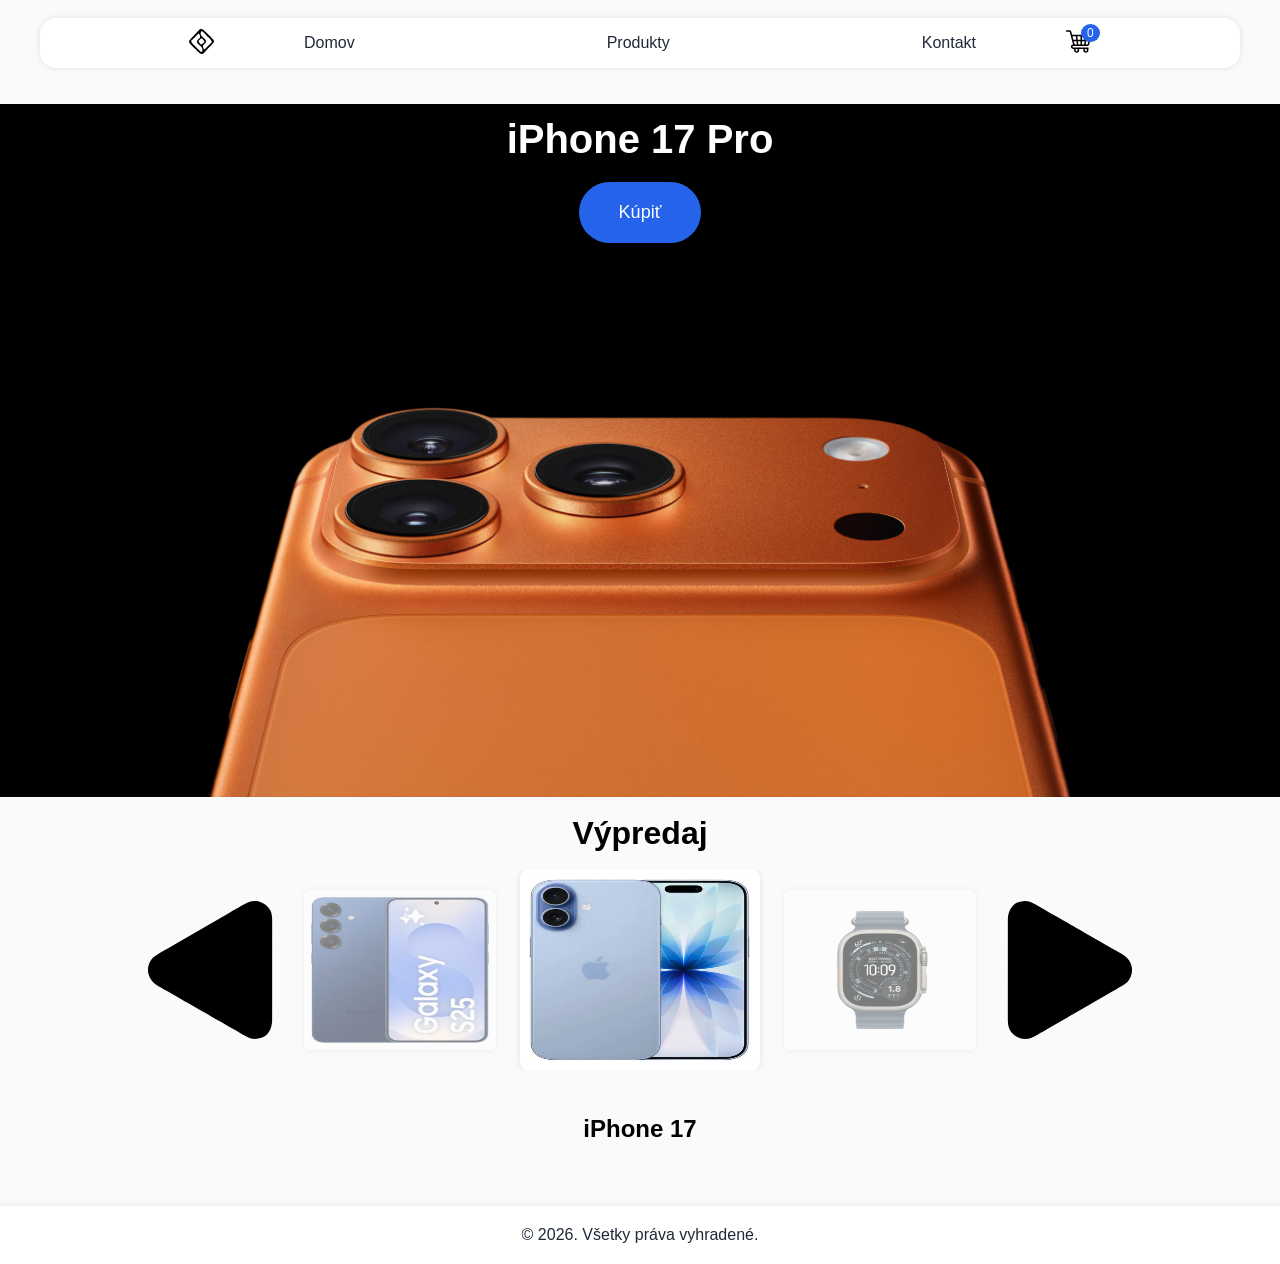
<file: index.html>
<!DOCTYPE html>
<html lang="en">
<head>
    <meta charset="UTF-8">
    <meta name="viewport" content="width=device-width, initial-scale=1.0">
    <link rel="stylesheet" href="style.css">
    <link rel="icon" href="icons8-logo-50.svg">
    <title>E-shop</title>
</head>
<body>
    <nav>
        <ul class="navList"> 
            <li>
                <img class="navLogo" src="icons8-logo-50.svg" alt="Logo">
                <div class="hamburger">
                    <div id="lineTop" class="line"></div>
                    <div id="lineMid" class="line"></div>
                    <div id="lineBot" class="line"></div>
                </div>
            </li>
            <li><img class="navLogoMobile" src="icons8-logo-50.svg" alt="Logo"></li>
            <div class="produktNav">
                <li><a href="index.html">Domov</a></li>
                <li><a href="produkty.html">Produkty</a></li>
                <li><a href="kontakt.html">Kontakt</a></li>
            </div>
            <li id="cartOpen"><img class="navCartSvg" src="shopping-cart.svg" alt="Logo"><span id="cartCount" class="cart-count">0</span></li>
        </ul>
    </nav>
    
    <div class="navPhone">
        <ul class="navListPhone">
            <li><a href="index.html">Domov</a></li>
            <li><a href="produkty.html">Produkty</a></li>
            <li><a href="kontakt.html">Kontakt</a></li>
        </ul>
    </div>
    
    <div class="novinka">
        <h1>iPhone 17 Pro</h1>
        <a class="kupButton" href="telefony.html">Kúpiť</a>
        <img id="novinkaIMG" src="land_iphone17pro_edit_removeBG.png">
    </div>

    <h1 class="h1Zlava">Výpredaj</h1>
    <div class="zlavaWhole">
        <img class="left" src="rounded_triangle.svg" onclick="plusImg(-1)">
            <div class="zlavaLand">
                <a href="telefony.html"><img class="zlavaItem" src="telefon/RI054b3-modra.webp"></a>
                <a href="hodinky.html"><img class="zlavaItem" src="hodinky/Apple_watch_ultra3.webp"></a>
                <a href="telefony.html"><img class="zlavaItem" src="telefon/SAMO0269c4.webp"></a>
            </div>
        <img class="right" src="rounded_triangle.svg" onclick="plusImg(1)">
    </div>
    <h2 id="zlavaText">Iphone</h2>
    <footer>
        <p class="copyright">© 2026. Všetky práva vyhradené.</p>
    </footer>

    <div id="cartModal" class="modal">
        <div class="modal-content">
            <h4>Váš košík</h4>
            <ul id="cartItems" class="cart-items"></ul>
            <p class="font-semibold">Spolu: <span id="cartTotal">0 €</span></p>
            <div class="cart-footer">
                <button id="cartClose" class="closeBtn">Zavrieť</button>
                <button class="objednajBtn">Objednať</button>
            </div>
        </div>
    </div>

    <script src="script_main.js"></script>
    <script src="produkty_kosik.js"></script>
</body>

</html>
</file>
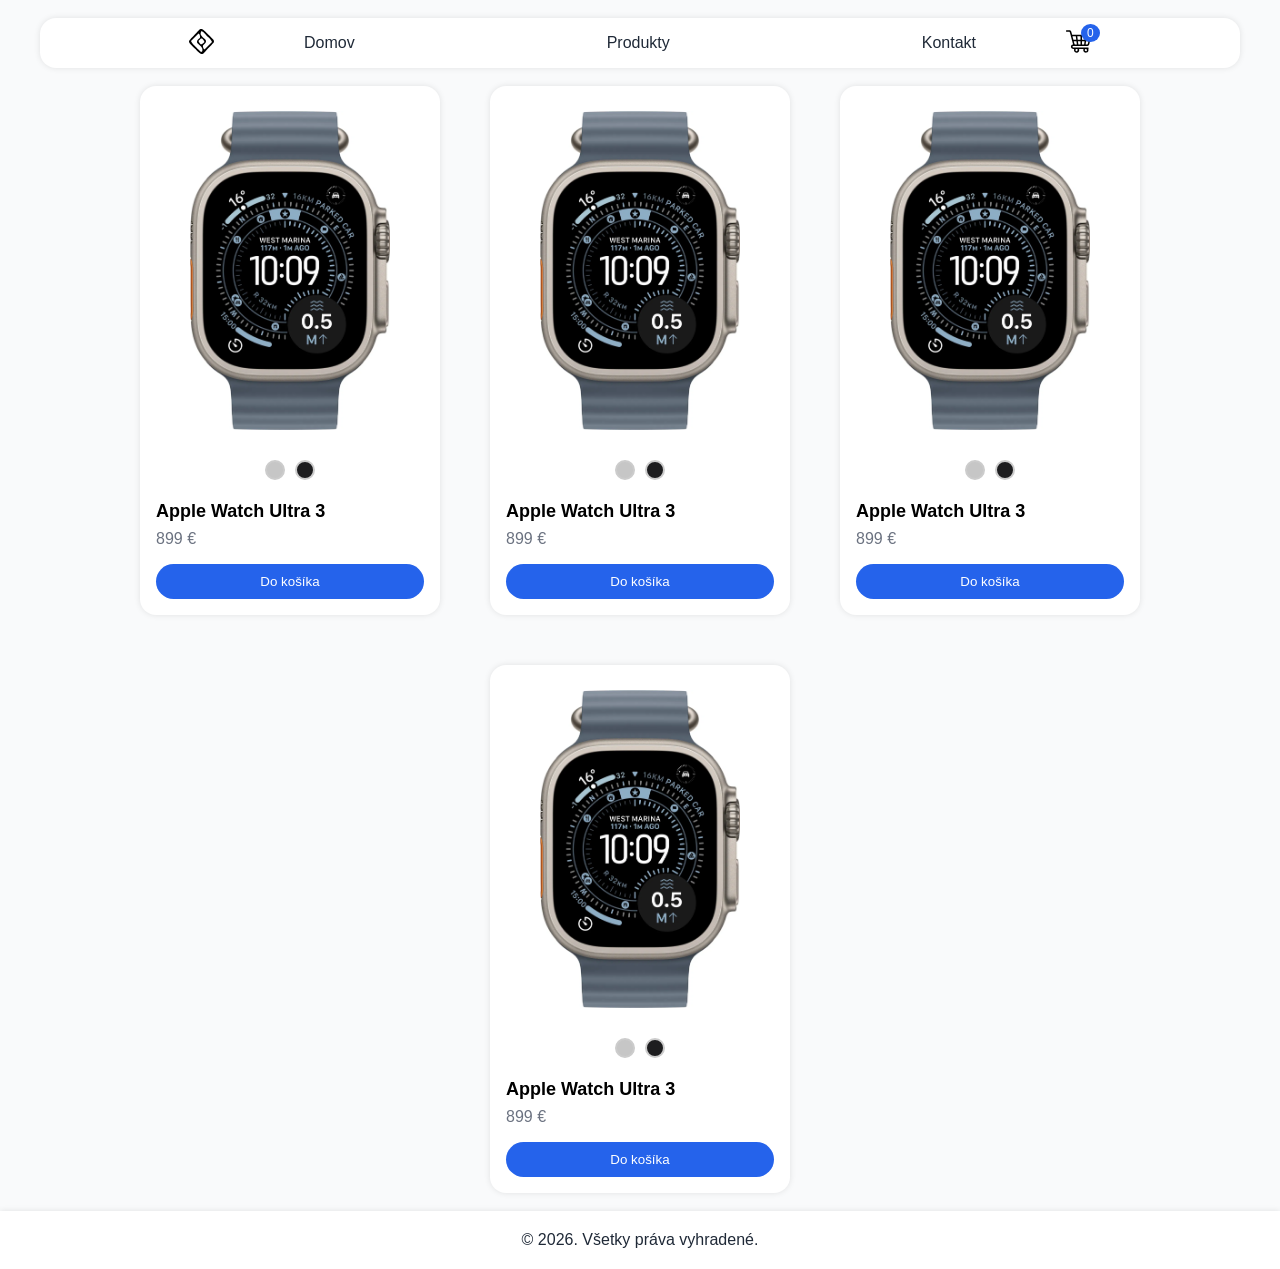
<file: hodinky.html>
<!DOCTYPE html>
<html lang="en">
<head>
    <meta charset="UTF-8">
    <meta name="viewport" content="width=device-width, initial-scale=1.0">
    <link rel="stylesheet" href="style.css">
    <link rel="icon" href="icons8-logo-50.svg">
    <title>E-shop | Smarthodinky</title>
</head>
<body>
    <nav>
        <ul class="navList"> 
            <li>
                <img class="navLogo" src="icons8-logo-50.svg" alt="Logo">
                <div class="hamburger">
                    <div id="lineTop" class="line"></div>
                    <div id="lineMid" class="line"></div>
                    <div id="lineBot" class="line"></div>
                </div>
            </li>
            <li><img class="navLogoMobile" src="icons8-logo-50.svg" alt="Logo"></li>
            <div class="produktNav">
                <li><a href="index.html">Domov</a></li>
                <li><a href="produkty.html">Produkty</a></li>
                <li><a href="kontakt.html">Kontakt</a></li>
            </div>
            <li id="cartOpen"><img class="navCartSvg" src="shopping-cart.svg" alt="Logo"><span id="cartCount" class="cart-count">0</span></li>
        </ul>
    </nav>

    <div class="navPhone">
        <ul class="navListPhone">
            <li><a href="index.html">Domov</a></li>
            <li><a href="produkty.html">Produkty</a></li>
            <li><a href="kontakt.html">Kontakt</a></li>
        </ul>
    </div>

    <div id="produktGrid" class="produktyMain">
        
    </div>

    <footer>
        <p class="copyright">© 2026. Všetky práva vyhradené.</p>
    </footer>

    <div id="cartModal" class="modal">
        <div class="modal-content">
            <h4>Váš košík</h4>
            <ul id="cartItems" class="cart-items"></ul>
            <p class="font-semibold">Spolu: <span id="cartTotal">0 €</span></p>
            <div class="cart-footer">
                <button id="cartClose" class="closeBtn">Zavrieť</button>
                <button class="objednajBtn">Objednať</button>
            </div>
        </div>
    </div>
    
    <script src="script_hodinky.js"></script>
    <script src="produkty_kosik.js"></script>
    <script>
        renderProducts(produkty.filter(p => p.category === "hodinky"));
    </script>
</body>

</html>
</file>
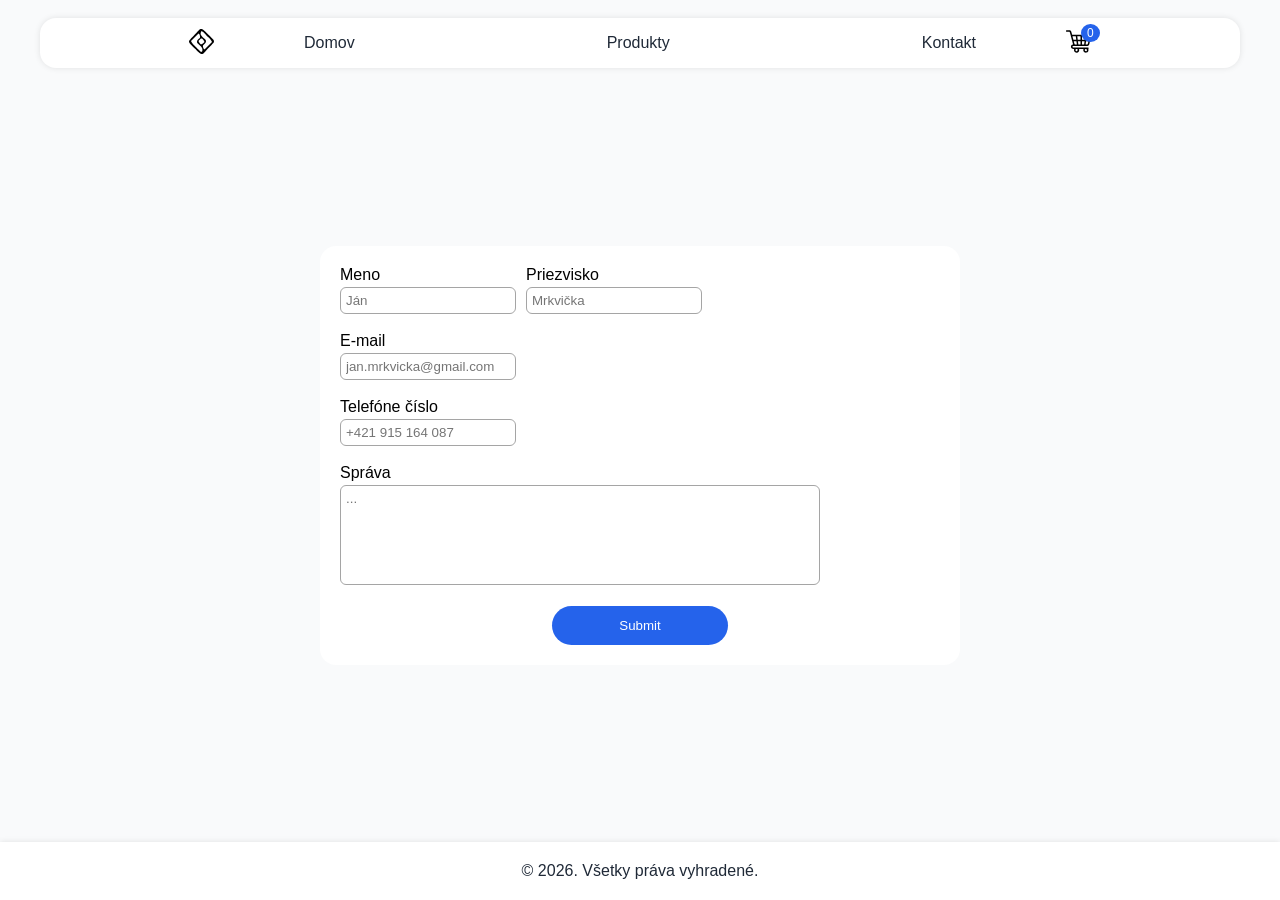
<file: kontakt.html>
<!DOCTYPE html>
<html lang="en">
<head>
    <meta charset="UTF-8">
    <meta name="viewport" content="width=device-width, initial-scale=1.0">
    <link rel="stylesheet" href="style.css">
    <link rel="icon" href="icons8-logo-50.svg">
    <title>E-shop | Kontakt</title>
</head>
<body>
    <nav>
        <ul class="navList"> 
            <li>
                <img class="navLogo" src="icons8-logo-50.svg" alt="Logo">
                <div class="hamburger">
                    <div id="lineTop" class="line"></div>
                    <div id="lineMid" class="line"></div>
                    <div id="lineBot" class="line"></div>
                </div>
            </li>
            <li><img class="navLogoMobile" src="icons8-logo-50.svg" alt="Logo"></li>
            <div class="produktNav">
                <li><a href="index.html">Domov</a></li>
                <li><a href="produkty.html">Produkty</a></li>
                <li><a href="kontakt.html">Kontakt</a></li>
            </div>
            <li id="cartOpen"><img class="navCartSvg" src="shopping-cart.svg" alt="Logo"><span id="cartCount" class="cart-count">0</span></li>
        </ul>
    </nav>

    <div class="navPhone">
        <ul class="navListPhone">
            <li><a href="index.html">Domov</a></li>
            <li><a href="produkty.html">Produkty</a></li>
            <li><a href="kontakt.html">Kontakt</a></li>
        </ul>
    </div>
<div class="formCenter">
    <form method="get" class="kontaktForm">
        <div class="meno">
            <div class="menoKrstne">
                <label for="krstne">Meno</label>
                <input type="text" placeholder="Ján">
            </div>
            <div class="menoPriezvisko">
                <label for="priezvisko">Priezvisko</label>
                <input type="text" placeholder="Mrkvička">
            </div>
        </div>
        <br>
        <label for="mail">E-mail</label>
        <input type="email" placeholder="jan.mrkvicka@gmail.com">
        <br>
        <label for="telefon">Telefóne číslo</label>
        <input type="tel" placeholder="+421 915 164 087">
        <br>
        <label for="sprava">Správa</label>
        <textarea name="spravaKontakt" id="spravaKontakt" placeholder="..."></textarea>
        <br>
        <input type="submit" id="submitKontakt">
    </form>
</div>

    <footer>
        <p class="copyright">© 2026. Všetky práva vyhradené.</p>
    </footer>

    <div id="cartModal" class="modal">
        <div class="modal-content">
            <h4>Váš košík</h4>
            <ul id="cartItems" class="cart-items"></ul>
            <p class="font-semibold">Spolu: <span id="cartTotal">0 €</span></p>
            <div class="cart-footer">
                <button id="cartClose" class="closeBtn">Zavrieť</button>
                <button class="objednajBtn">Objednať</button>
            </div>
        </div>
    </div>
    
    <script src="script_kontakt.js"></script>
    <script src="produkty_kosik.js"></script>
</body>

</html>
</file>
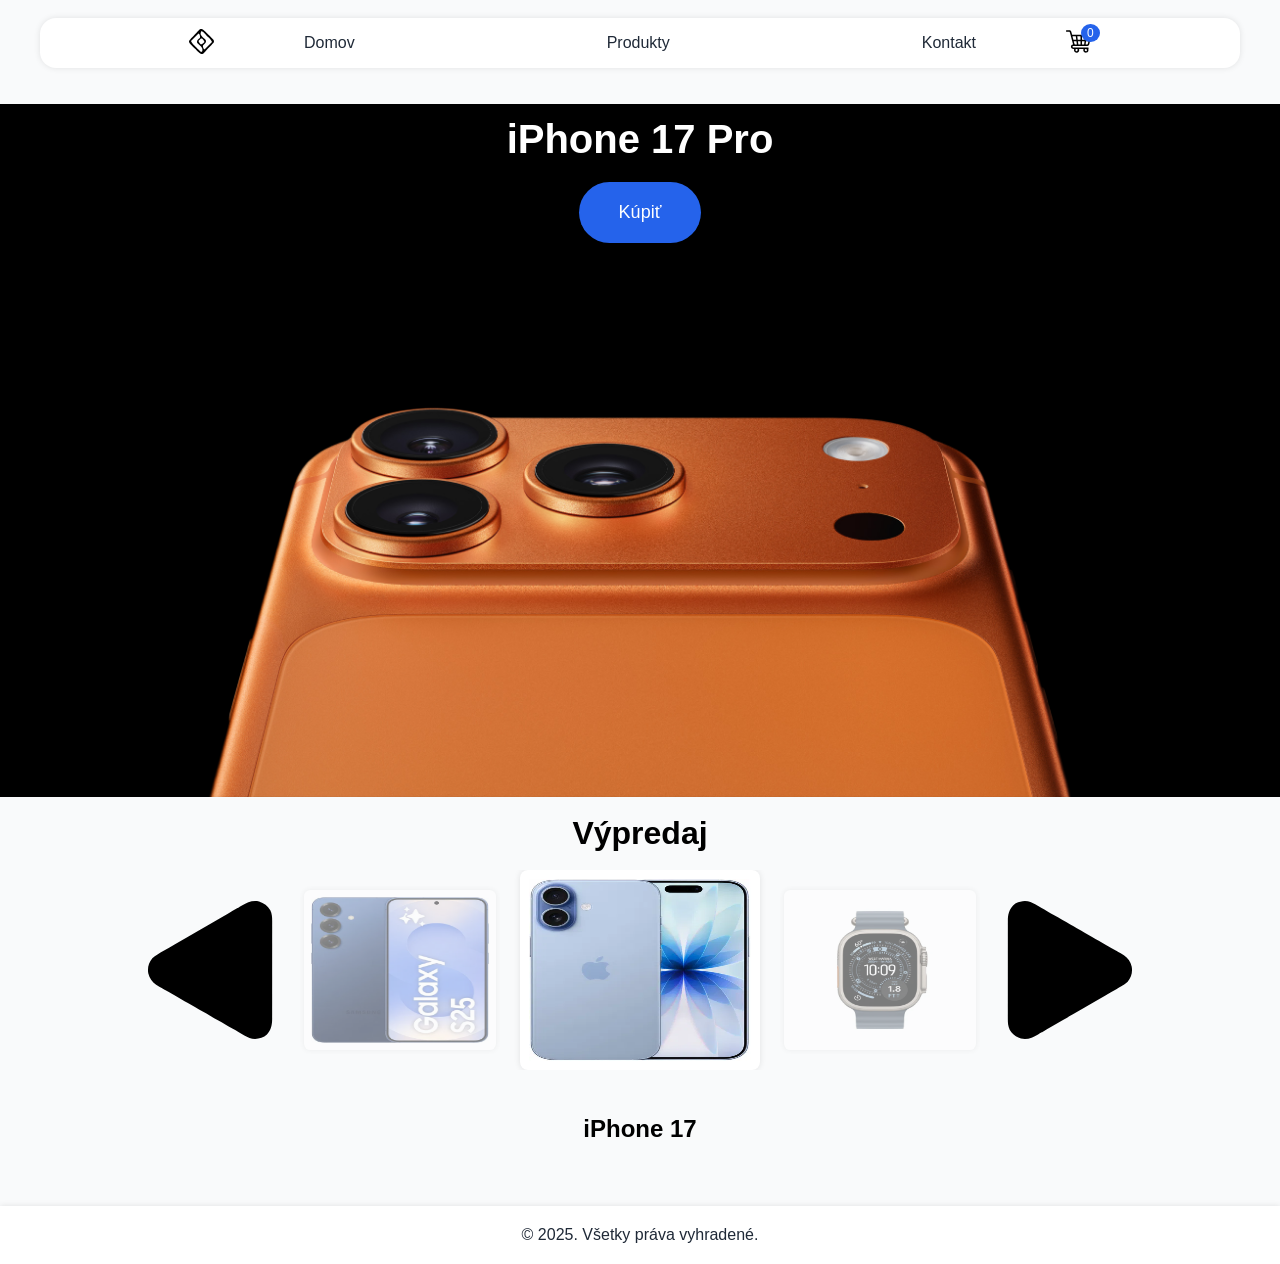
<file: main.html>
<!DOCTYPE html>
<html lang="en">
<head>
    <meta charset="UTF-8">
    <meta name="viewport" content="width=device-width, initial-scale=1.0">
    <link rel="stylesheet" href="style.css">
    <link rel="icon" href="icons8-logo-50.svg">
    <title>E-shop</title>
</head>
<body>
    <nav>
        <ul class="navList"> 
            <li>
                <img class="navLogo" src="icons8-logo-50.svg" alt="Logo">
                <div class="hamburger">
                    <div id="lineTop" class="line"></div>
                    <div id="lineMid" class="line"></div>
                    <div id="lineBot" class="line"></div>
                </div>
            </li>
            <li><img class="navLogoMobile" src="icons8-logo-50.svg" alt="Logo"></li>
            <div class="produktNav">
                <li><a href="main.html">Domov</a></li>
                <li><a href="produkty.html">Produkty</a></li>
                <li><a href="kontakt.html">Kontakt</a></li>
            </div>
            <li id="cartOpen"><img class="navCartSvg" src="shopping-cart.svg" alt="Logo"><span id="cartCount" class="cart-count">0</span></li>
        </ul>
    </nav>
    
    <div class="navPhone">
        <ul class="navListPhone">
            <li><a href="main.html">Domov</a></li>
            <li><a href="produkty.html">Produkty</a></li>
            <li><a href="kontakt.html">Kontakt</a></li>
        </ul>
    </div>
    
    <div class="novinka">
        <h1>iPhone 17 Pro</h1>
        <a class="kupButton" href="telefony.html">Kúpiť</a>
        <img id="novinkaIMG" src="land_iphone17pro_edit_removeBG.png">
    </div>

    <h1 class="h1Zlava">Výpredaj</h1>
    <div class="zlavaWhole">
        <img class="left" src="rounded_triangle.svg" onclick="plusImg(-1)">
            <div class="zlavaLand">
                <a href="telefony.html"><img class="zlavaItem" src="telefon/RI054b3-modra.webp"></a>
                <a href="hodinky.html"><img class="zlavaItem" src="hodinky/Apple_watch_ultra3.webp"></a>
                <a href="telefony.html"><img class="zlavaItem" src="telefon/SAMO0269c4.webp"></a>
            </div>
        <img class="right" src="rounded_triangle.svg" onclick="plusImg(1)">
    </div>
    <h2 id="zlavaText">Iphone</h2>
    <footer>
        <p class="copyright">© 2025. Všetky práva vyhradené.</p>
    </footer>

    <div id="cartModal" class="modal">
        <div class="modal-content">
            <h4>Váš košík</h4>
            <ul id="cartItems" class="cart-items"></ul>
            <p class="font-semibold">Spolu: <span id="cartTotal">0 €</span></p>
            <div class="cart-footer">
                <button id="cartClose" class="closeBtn">Zavrieť</button>
                <button class="objednajBtn">Objednať</button>
            </div>
        </div>
    </div>

    <script src="script_main.js"></script>
    <script src="produkty_kosik.js"></script>
</body>
</html>
</file>
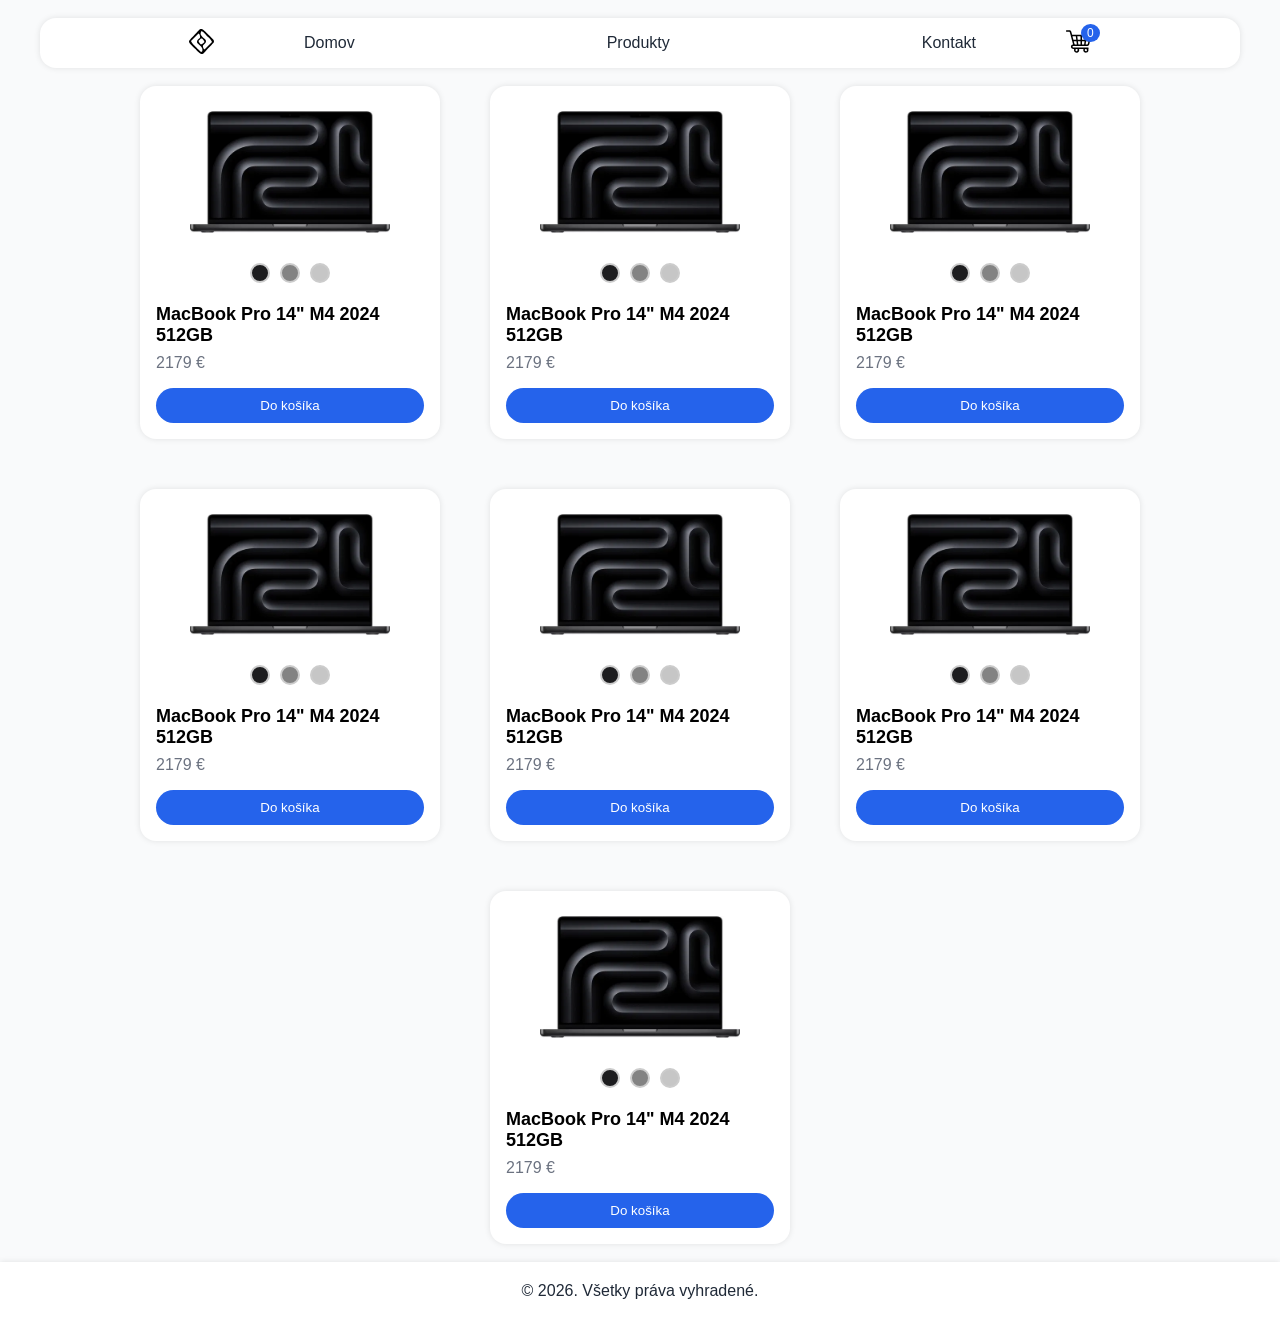
<file: notebooky.html>
<!DOCTYPE html>
<html lang="en">
<head>
    <meta charset="UTF-8">
    <meta name="viewport" content="width=device-width, initial-scale=1.0">
    <link rel="stylesheet" href="style.css">
    <link rel="icon" href="icons8-logo-50.svg">
    <title>E-shop | Notebooky</title>
</head>
<body>
    <nav>
        <ul class="navList"> 
            <li>
                <img class="navLogo" src="icons8-logo-50.svg" alt="Logo">
                <div class="hamburger">
                    <div id="lineTop" class="line"></div>
                    <div id="lineMid" class="line"></div>
                    <div id="lineBot" class="line"></div>
                </div>
            </li>
            <li><img class="navLogoMobile" src="icons8-logo-50.svg" alt="Logo"></li>
            <div class="produktNav">
                <li><a href="index.html">Domov</a></li>
                <li><a href="produkty.html">Produkty</a></li>
                <li><a href="kontakt.html">Kontakt</a></li>
            </div>
            <li id="cartOpen"><img class="navCartSvg" src="shopping-cart.svg" alt="Logo"><span id="cartCount" class="cart-count">0</span></li>
        </ul>
    </nav>

    <div class="navPhone">
        <ul class="navListPhone">
            <li><a href="index.html">Domov</a></li>
            <li><a href="produkty.html">Produkty</a></li>
            <li><a href="kontakt.html">Kontakt</a></li>
        </ul>
    </div>

    <div id="produktGrid" class="produktyMain">
        
    </div>

    <footer>
        <p class="copyright">© 2026. Všetky práva vyhradené.</p>
    </footer>

    <div id="cartModal" class="modal">
        <div class="modal-content">
            <h4>Váš košík</h4>
            <ul id="cartItems" class="cart-items"></ul>
            <p class="font-semibold">Spolu: <span id="cartTotal">0 €</span></p>
            <div class="cart-footer">
                <button id="cartClose" class="closeBtn">Zavrieť</button>
                <button class="objednajBtn">Objednať</button>
            </div>
        </div>
    </div>
    
    <script src="script_notebooky.js"></script>
    <script src="produkty_kosik.js"></script>
    <script>
        renderProducts(produkty.filter(p => p.category === "notebooky"));
    </script>
</body>

</html>
</file>
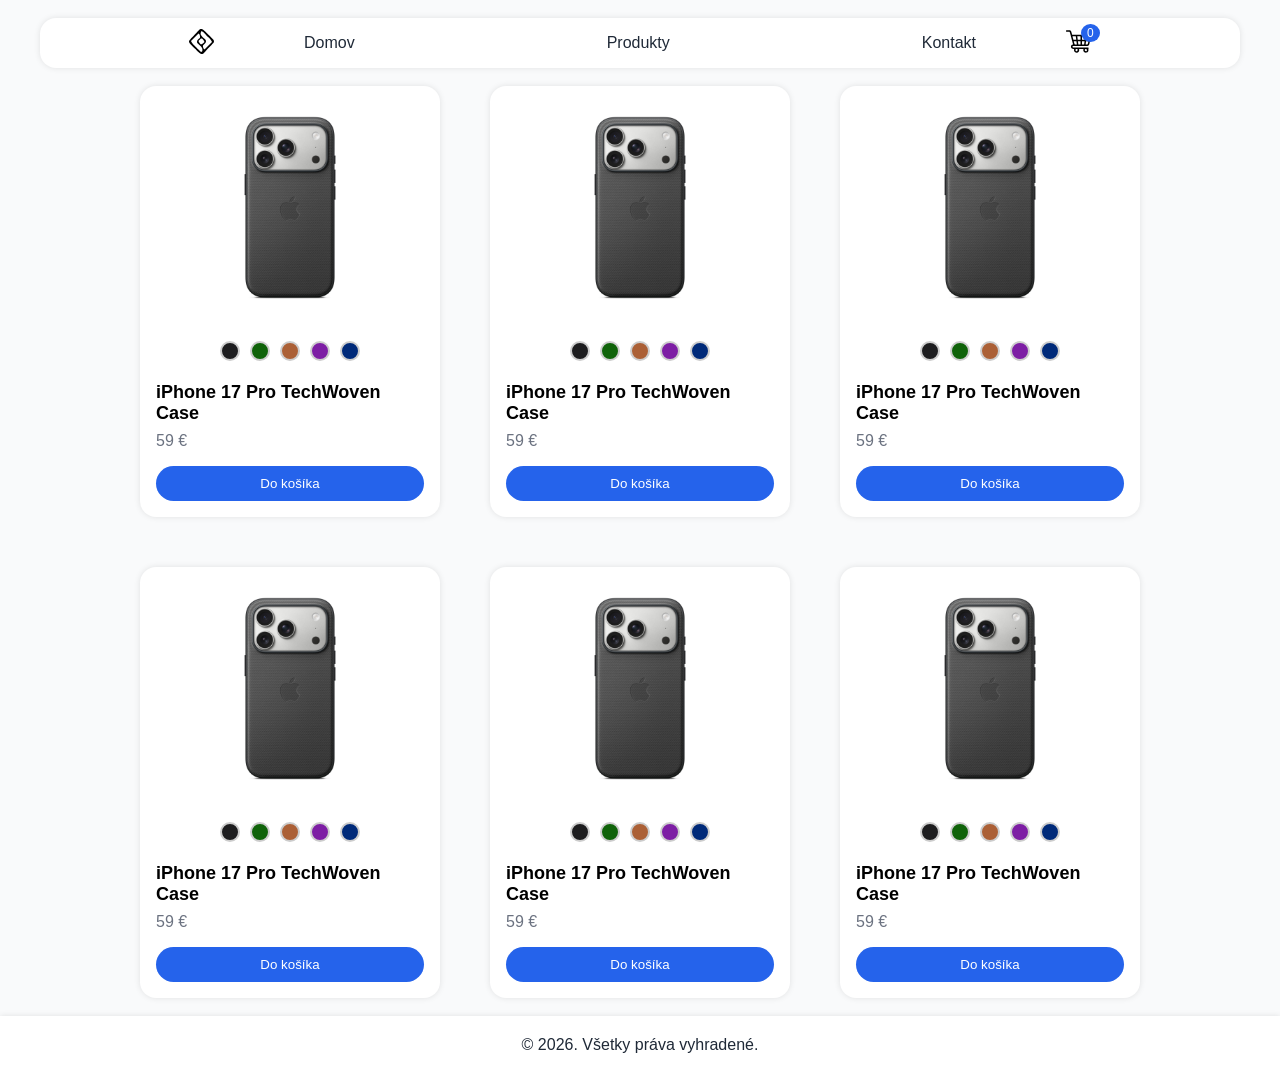
<file: prislusenstvo.html>
<!DOCTYPE html>
<html lang="en">
<head>
    <meta charset="UTF-8">
    <meta name="viewport" content="width=device-width, initial-scale=1.0">
    <link rel="stylesheet" href="style.css">
    <link rel="icon" href="icons8-logo-50.svg">
    <title>E-shop | Prislusenstvo</title>
</head>
<body>
    <nav>
        <ul class="navList"> 
            <li>
                <img class="navLogo" src="icons8-logo-50.svg" alt="Logo">
                <div class="hamburger">
                    <div id="lineTop" class="line"></div>
                    <div id="lineMid" class="line"></div>
                    <div id="lineBot" class="line"></div>
                </div>
            </li>
            <li><img class="navLogoMobile" src="icons8-logo-50.svg" alt="Logo"></li>
            <div class="produktNav">
                <li><a href="index.html">Domov</a></li>
                <li><a href="produkty.html">Produkty</a></li>
                <li><a href="kontakt.html">Kontakt</a></li>
            </div>
            <li id="cartOpen"><img class="navCartSvg" src="shopping-cart.svg" alt="Logo"><span id="cartCount" class="cart-count">0</span></li>
        </ul>
    </nav>

    <div class="navPhone">
        <ul class="navListPhone">
            <li><a href="index.html">Domov</a></li>
            <li><a href="produkty.html">Produkty</a></li>
            <li><a href="kontakt.html">Kontakt</a></li>
        </ul>
    </div>

    <div id="produktGrid" class="produktyMain">
        
    </div>

    <footer>
        <p class="copyright">© 2026. Všetky práva vyhradené.</p>
    </footer>

    <div id="cartModal" class="modal">
        <div class="modal-content">
            <h4>Váš košík</h4>
            <ul id="cartItems" class="cart-items"></ul>
            <p class="font-semibold">Spolu: <span id="cartTotal">0 €</span></p>
            <div class="cart-footer">
                <button id="cartClose" class="closeBtn">Zavrieť</button>
                <button class="objednajBtn">Objednať</button>
            </div>
        </div>
    </div>
    
    <script src="script_prislusenstvo.js"></script>
    <script src="produkty_kosik.js"></script>
    <script>
        renderProducts(produkty.filter(p => p.category === "prislusenstvo"));
    </script>
</body>

</html>
</file>
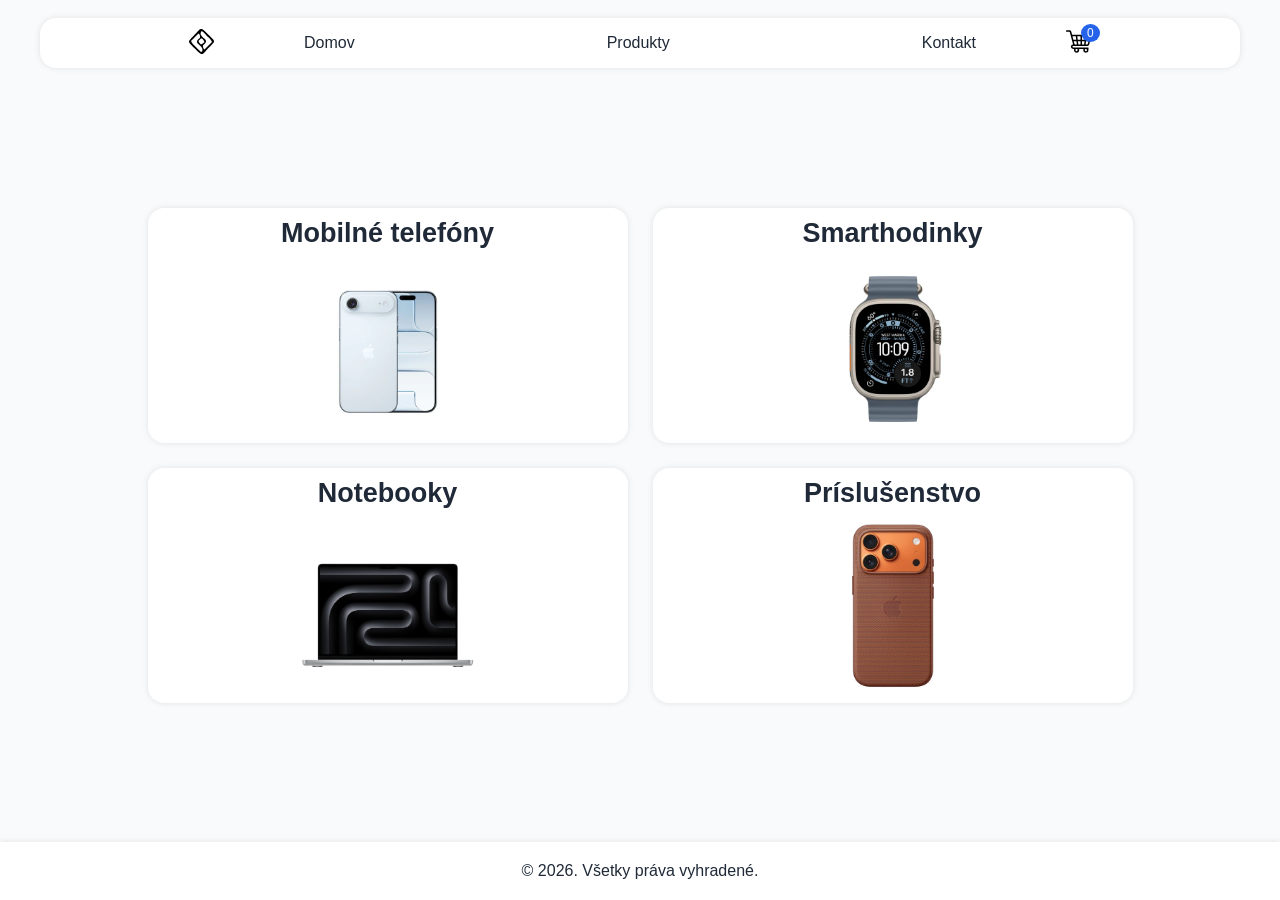
<file: produkty.html>
<!DOCTYPE html>
<html lang="en">
<head>
    <meta charset="UTF-8">
    <meta name="viewport" content="width=device-width, initial-scale=1.0">
    <link rel="stylesheet" href="style.css">
    <link rel="icon" href="icons8-logo-50.svg">
    <title>E-shop | Produkty</title>
</head>
<body>
    <nav>
        <ul class="navList"> 
            <li>
                <img class="navLogo" src="icons8-logo-50.svg" alt="Logo">
                <div class="hamburger">
                    <div id="lineTop" class="line"></div>
                    <div id="lineMid" class="line"></div>
                    <div id="lineBot" class="line"></div>
                </div>
            </li>
            <li><img class="navLogoMobile" src="icons8-logo-50.svg" alt="Logo"></li>
            <div class="produktNav">
                <li><a href="index.html">Domov</a></li>
                <li><a href="produkty.html">Produkty</a></li>
                <li><a href="kontakt.html">Kontakt</a></li>
            </div>
            <li id="cartOpen"><img class="navCartSvg" src="shopping-cart.svg" alt="Logo"><span id="cartCount" class="cart-count">0</span></li>
        </ul>
    </nav>

    <div class="navPhone">
        <ul class="navListPhone">
            <li><a href="index.html">Domov</a></li>
            <li><a href="produkty.html">Produkty</a></li>
            <li><a href="kontakt.html">Kontakt</a></li>
        </ul>
    </div>

    <div class="vyber">
        <div class="vyberSection">
            <div id="telefony" class="vyberProdukt">
                <a href="telefony.html">
                    <h1>Mobilné telefóny</h1>
                    <img src="telefon/iPhone17_Air.webp" alt="mobil">
                </a>
            </div>
            <div id="notebook" class="vyberProdukt">
                <a href="notebooky.html">
                <h1>Notebooky</h1>
                <img src="notebooky/mbp14-silver-select-202410-removebg-preview.png" alt="notebook">
                </a>
            </div>
        </div>
        <div class="vyberSection">
            <div id="hodinky" class="vyberProdukt">
                <a href="hodinky.html">
                    <h1>Smarthodinky</h1>
                    <img src="hodinky/Apple_watch_ultra3.webp" alt="hodziny">
                </a>
            </div>
            <div id="prislusenstvo" class="vyberProdukt">
                <a href="prislusenstvo.html">
                    <h1>Príslušenstvo</h1>
                    <img src="MGF64-removebg-preview.png" alt="kryt">
                </a>
            </div>
        </div>
    </div>


    <footer>
        <p class="copyright">© 2026. Všetky práva vyhradené.</p>
    </footer>

    <div id="cartModal" class="modal">
        <div class="modal-content">
            <h4>Váš košík</h4>
            <ul id="cartItems" class="cart-items"></ul>
            <p class="font-semibold">Spolu: <span id="cartTotal">0 €</span></p>
            <div class="cart-footer">
                <button id="cartClose" class="closeBtn">Zavrieť</button>
                <button class="objednajBtn">Objednať</button>
            </div>
        </div>
    </div>
    
    <script src="script_produkty.js"></script>
    <script src="produkty_kosik.js"></script>
</body>

</html>
</file>
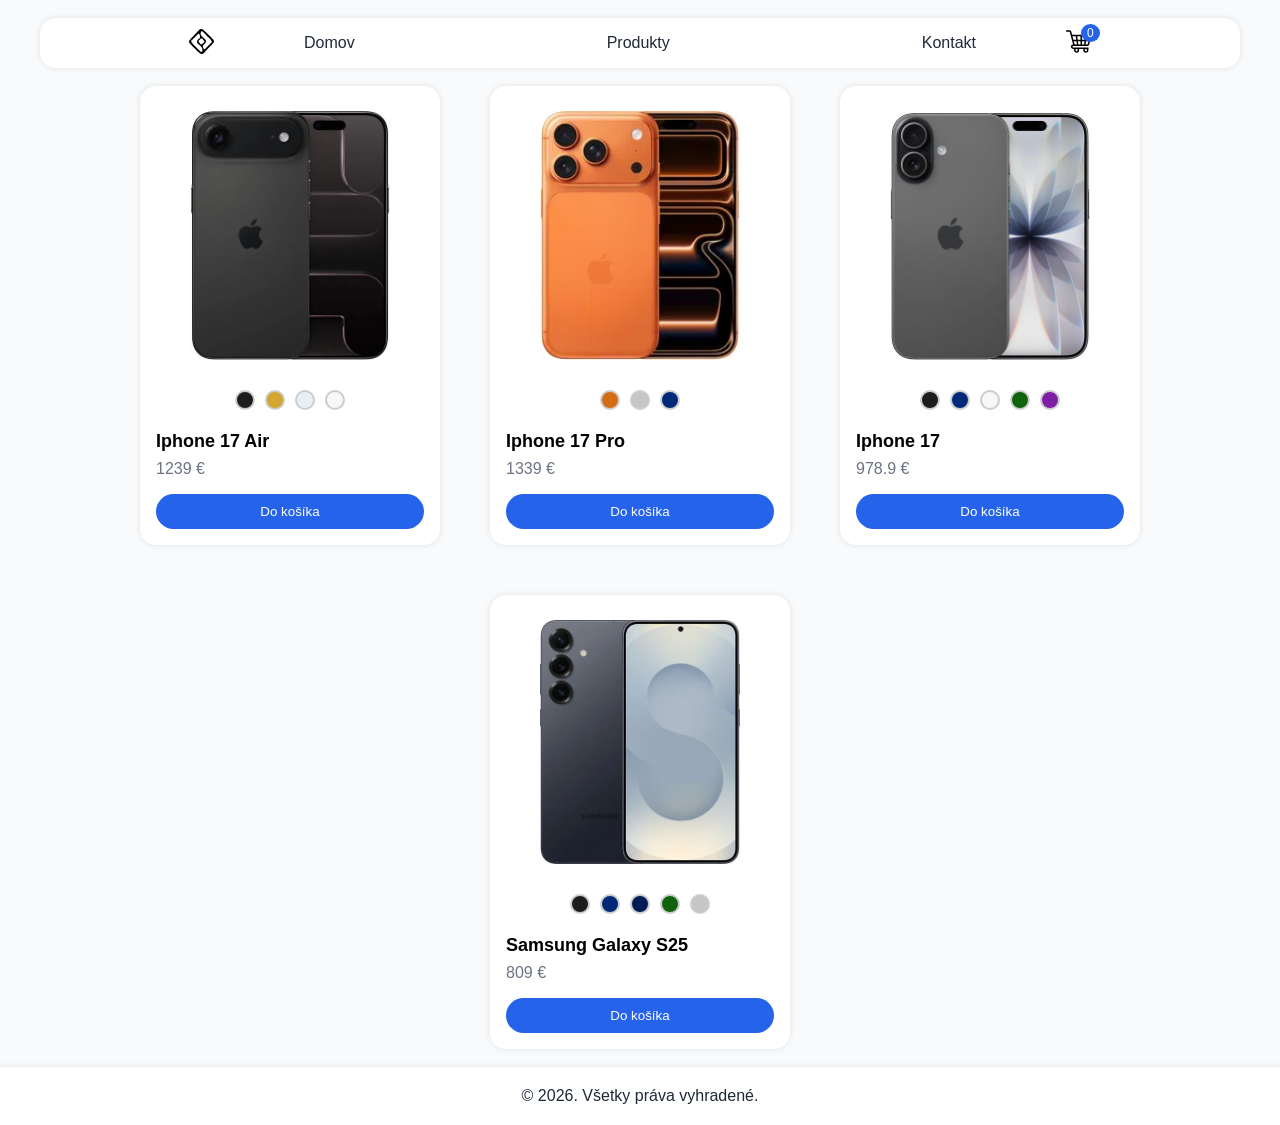
<file: telefony.html>
<!DOCTYPE html>
<html lang="en">
<head>
    <meta charset="UTF-8">
    <meta name="viewport" content="width=device-width, initial-scale=1.0">
    <link rel="stylesheet" href="style.css">
    <link rel="icon" href="icons8-logo-50.svg">
    <title>E-shop | Telefony</title>
</head>
<body>
    <nav>
        <ul class="navList"> 
            <li>
                <img class="navLogo" src="icons8-logo-50.svg" alt="Logo">
                <div class="hamburger">
                    <div id="lineTop" class="line"></div>
                    <div id="lineMid" class="line"></div>
                    <div id="lineBot" class="line"></div>
                </div>
            </li>
            <li><img class="navLogoMobile" src="icons8-logo-50.svg" alt="Logo"></li>
            <div class="produktNav">
                <li><a href="index.html">Domov</a></li>
                <li><a href="produkty.html">Produkty</a></li>
                <li><a href="kontakt.html">Kontakt</a></li>
            </div>
            <li id="cartOpen"><img class="navCartSvg" src="shopping-cart.svg" alt="Logo"><span id="cartCount" class="cart-count">0</span></li>
        </ul>
    </nav>

    <div class="navPhone">
        <ul class="navListPhone">
            <li><a href="index.html">Domov</a></li>
            <li><a href="produkty.html">Produkty</a></li>
            <li><a href="kontakt.html">Kontakt</a></li>
        </ul>
    </div>

    <div id="produktGrid" class="produktyMain">
        
    </div>

    <footer>
        <p class="copyright">© 2026. Všetky práva vyhradené.</p>
    </footer>

    <div id="cartModal" class="modal">
        <div class="modal-content">
            <h4>Váš košík</h4>
            <ul id="cartItems" class="cart-items"></ul>
            <p class="font-semibold">Spolu: <span id="cartTotal">0 €</span></p>
            <div class="cart-footer">
                <button id="cartClose" class="closeBtn">Zavrieť</button>
                <button class="objednajBtn">Objednať</button>
            </div>
        </div>
    </div>

    <script src="script_telefony.js"></script>
    <script src="produkty_kosik.js"></script>
    <script>
        renderProducts(produkty.filter(p => p.category === "telefon"));
    </script>
</body>

</html>
</file>
<file: style.css>
* {
    margin: 0;
    padding: 0;
    box-sizing: border-box;
    font-family: Arial, sans-serif;
}

body {
    background-color: #f9fafb;
    display: flex;
    min-height: 100vh;
    width: 100%;
    flex-direction: column;
}

nav {
    background-color: #ffffff;
    box-shadow: 0px 0px 6px rgba(0, 0, 0, 0.1);
    width: 75rem;
    height: 50px;
    border-radius: 16px;
    margin: 2vh 0 2vh 0;
    display: flex;
    align-items: center;
    justify-content: center;
    align-self: center;
}

.navPhone {
    display: none;
    position: absolute;
    background-color: #ffffff;
    border-radius: 0 0 16px 16px;
    box-shadow: 0px 6px 6px rgba(0, 0, 0, 0.1);
    padding: 10px;
    z-index: 3;
    width: 98.36%;
    align-self: center;
    transform: translateY(60px);
    animation: navPhoneAppear 1s ease;
    transition: transform 1s ease;
}

.navList {
    display: flex;
    align-items: center;
    justify-content: center;
    width: 80%;
}

.navListPhone {
    display: flex;
    flex-direction: column;
    gap: 50px;
    width: 100%;
    align-items: center;
    list-style-type: none;
}

.navListPhone li a {
    cursor: pointer;
    text-decoration: none;
    color: #1F2937;
}

.navList li {
    list-style: none;
}

.navList li a {
    cursor: pointer;
    text-decoration: none;
    color: #1F2937;
}

.produktNav {
    display: flex;
    flex-direction: row;
    justify-content: space-between;
    width: 70%;
    margin: 0 10vh 0 10vh;
}

.hamburger {
    display: none;
    flex-direction: column;
    gap: 5px;
    z-index: 4;
    position: relative;
}

.navLogoMobile {
    height: 25px;
    width: auto;
    display: none;
}

.line {
    background-color: black;
    height: 2px;
    width: 25px;
    transition: transform 1s ease, width 0.5s ease;
}

.navLogo  {
    height: 25px;
    width: auto;
}

.navCartSvg {
    height: 25px;
    width: auto;
}

.novinka {
    width: 100%;
    height: 692.8px;
    background-color: black;
    display: flex;
    justify-content: flex-end;
    align-items: center;
    flex-direction: column;
    margin: 2vh 0 0vh 0;
}

.novinka img {
    height: 80%;
    animation: novinkaIphone 1s ease-out;
    z-index: 1;
}

.novinkaImgScale {
    transform: scale(0.7);
    transform-origin: center bottom;
}

.novinka h1 {
    color: white;
    animation: novinkaText 1s ease-out;
    margin-bottom: 20px;
    font-weight: 700;
    font-size: 2.5rem;
}

.kupButton {
    color: white;
    background-color: #2563EB;
    padding: 20px 40px 20px 40px;
    border-radius: 100px;
    text-decoration: none;
    animation: novinkaText 1s ease-out;
    font-size: large;
}

.left {
    rotate: -90deg;
    width: auto;
    height: 70%;
    cursor: pointer;
    order: -100;
    animation: zlavaArrowLeft 1s ease;
}

.right {
    rotate: 90deg;
    width: auto;
    height: 70%;
    cursor: pointer;
    order: 100;
    animation: zlavaArrowRight 1s ease;
}

.left:hover, .right:hover {
    opacity: 0.9;
    scale: 1.1;
}

.zlavaLand {
    position: relative;
    width: 100%;
    height: 100%;
    display: flex;
    margin: 2vh 0 2vh 0;
    overflow: hidden;
}

.zlavaItem {
    width: 33.33%;
    height: 100%;
    background: white;
    border-radius: 8px;
    position: absolute;
    transition: left 0.5s ease, transform 0.5s ease, opacity 0.5s ease;
    cursor: pointer;
    opacity: 0.5;
    transform: scale(0.8);
    z-index: 2;
    box-shadow: 0px 0px 6px rgba(0, 0, 0, 0.1);
    padding: 1vh;
}

.zlavaWhole {
    width: 1000px;
    height: 200px;
    display: flex;
    justify-content: center;
    align-items: center;
    background-color: #f9fafb;
    z-index: 1;
    align-self: center;
}

.h1Zlava {
    width: 100%;
    text-align: center;
    background-color: #f9fafb;
    z-index: 2;
    padding: 2vh 0 2vh 0;
}

.opacity {
    opacity: 1;
    z-index: 3;
    transform: scale(1);
}

#zlavaText {
    margin: 5vh 0 5vh 0;
    align-self: center;
}

footer {
    background-color: #ffffff;
    box-shadow: 0px 0px 6px rgba(0, 0, 0, 0.1);
    color: #1F2937;
    width: 100%;
    padding: 20px;
    text-align: center;
    margin-top: 2vh;
}

.vyber {
    width: 75rem;
    height: 100%;
    display: flex;
    flex-direction: row;
    align-self: center;
    justify-content: center;
    align-items: center;
    gap: 25px;
    flex: 1;
}

.vyberSection {
    display: flex;
    flex-direction: column;
    width: 40%;
    gap: 25px;
}

.vyberProdukt {
    width: 100%;
    background-color: #ffffff;
    box-shadow: 0px 0px 6px rgba(0, 0, 0, 0.1);
    border-radius: 16px;
    text-align: center;
    transition: transform 0.3s ease-out;
    display: flex;
    flex-direction: column;
    align-items: center;
    justify-content: center;
    animation: produktyVyberLoad 1.5s ease forwards;
    opacity: 0;
}

.vyberProdukt:hover {
    transform: scale(1.02);
}

.vyberProdukt img {
    width: auto;
    height: 20vh;
}

.vyberProdukt h1 {
    font-size: 3vh;
    padding: 10px 5px 10px 5px;
}

.vyberProdukt a {
    text-decoration: none;
    color: #1F2937;
    width: 100%;
}

.produktyMain {
    display: flex;
    justify-content: center;
    align-self: center;
    max-width: 75rem;
    gap: 50px;
    flex-wrap: wrap;
    padding: 0 25px 0 25px;
}

.produkt {
    background: #fff;
    width: 300px;
    border-radius: 16px;
    box-shadow: 0px 0px 6px rgba(0, 0, 0, 0.1);
    display: flex;
    flex-direction: column;
    overflow: hidden;
}

.produkt img {
    width: 200px;
    height: 100%;
    align-self: center;
    padding: 25px 0 25px 0;
}

.produkt-body {
    padding: 16px;
    display: flex;
    flex-direction: column;
    flex: 1;
}
.produkt-body h5 {
    font-size: 1.125rem;
    font-weight: 600;
    margin-bottom: 8px;
}
.produkt-body p {
    color: #6b7280;
    margin-bottom: 16px;
}

.btn_produkt {
    padding: 10px 16px;
    border: none;
    border-radius: 100px;
    cursor: pointer;
    font-weight: 500;
    background-color: #2563EB;
    color: #ffffff;
}

.farbaPick {
    display: flex;
    justify-content: center;
}

.farbaPick button {
    width: 20px;
    height: 20px;
    border: 2px solid #ccc;
    border-radius: 100%;
    cursor: pointer;
    margin: 5px;
}

.active {
    box-shadow: 0 0 0 2px #fff, 0 0 0 4px #000;
}

.cart-count {
    position: absolute;
    transform: translate(-10px, -5px);
    background: #2563EB;
    color: #fff;
    font-size: 12px;
    padding: 2px 6px;
    border-radius: 100%;   
}

.modal {
    display: none;
    position: fixed;
    align-items: center;
    justify-content: center;
    inset: 0;
    z-index: 1000;
}

.modal-content {
    background: #ffffff;
    border-radius: 16px;
    max-width: 500px;
    width: 100%;
    padding: 24px;
    box-shadow: 0 4px 8px rgba(0,0,0,0.2);
}

.modal-content h4 {
    font-size: 1.25rem;
    font-weight: bold;
    margin-bottom: 16px;
}

.cart-items {
    margin-bottom: 16px;
    list-style: none;
    padding: 0;
}

.cart-items li {
    display: flex;
    justify-content: space-between;
    margin-bottom: 8px;
}

.cart-items button {
    background: none;
    border: none;
    color: #dc2626;
    cursor: pointer;
}

.cart-footer {
    display: flex;
    justify-content: flex-end;
    gap: 8px;
    margin-top: 16px;
}

.objednajBtn {
    background-color: #2563EB;
    color: white;
    padding: 12px;
    border-radius: 1000px;
    border: none;
    cursor: pointer;
}

.closeBtn {
    background-color: #f9fafb;
    box-shadow: 0 4px 8px rgba(0,0,0,0.2);
    border: none;
    padding: 12px;
    border-radius: 1000px;
    cursor: pointer;
}

.formCenter {
    display: flex;
    justify-content: center;
    align-items: center;
    flex: 1;
}

.kontaktForm {
    display: flex;
    width: 50%;
    height: fit-content;
    background-color: #ffffff;
    border-radius: 16px;
    padding: 20px;
    flex-direction: column;
}

.kontaktForm input {
    width: 11rem;
    padding: 5px;
    margin-top: 3px;
    border-radius: 6px;
    border: 1px solid rgb(165, 165, 165);
}

.meno {
    display: flex;
    flex-direction: row;
    gap: 10px;
}

.menoKrstne, .menoPriezvisko {
    display: flex;
    flex-direction: column;
}

#cartOpen {
    cursor: pointer;
    z-index: 4;
}

#hodinky {
    animation-delay: 0.25s;
}

#notebook {
    animation-delay: 0.5s;
}

#prislusenstvo {
    animation-delay: 0.75s;
}

#submitKontakt {
    align-self: center;
    background-color: #2563EB;
    color: white;
    padding: 12px;
    border-radius: 1000px;
    border: none;
    cursor: pointer;
}

#submitKontakt:hover {
    background-color: #2528eb;
}

#spravaKontakt {
    resize: none;
    height: 100px;
    width: 80%;
    padding: 5px;
    border-radius: 6px;
    margin-top: 3px;
    border: 1px solid rgb(165, 165, 165);
}

@media (max-width: 1220px) {
    nav {
        width: 98.36%;
    }

    .vyber {
        width: 98.36%;
    }
}

@media (max-width: 1107px) {
    .novinka img {
        transform: scale(0.7);
        transform-origin: center bottom;
    }
}

@media (max-width: 1000px) {
    .zlavaWhole {
        width: 90%;
    }

    .left, .right {
        height: 50%;
        width: auto;
    }
}

@media (max-width: 675px) {
    .produktNav {
        display: none;
    }

    .hamburger {
        display: flex;
    }

    .navList {
        justify-content: space-between;
    }

    .navLogoMobile {
        display: flex;
    }

    .navLogo {
        display: none;
    }
}

@media (max-width: 500px) {
    .vyberProdukt img {
        width: 35vw;
        height: auto;
    }

    .vyberProdukt h1 {
        font-size: 2.5vh;
    }
}

@media (max-width: 795px) {
    .meno {
        flex-direction: column;
    }

    .kontaktForm {
        align-items: center;
    }
}

@keyframes novinkaIphone {
    0% {transform: translateY(50%); opacity: 0;}
}

@keyframes novinkaText {
    0% {transform: translateY(-50px); opacity: 0;}
}

@keyframes zlavaArrowLeft {
    0% {transform: translateY(-100px);}
}

@keyframes zlavaArrowRight {
    0% {transform: translateY(-100px);}
}

@keyframes navPhoneAppear {
    0% {transform: translateY(-100%);}
}

@keyframes produktyVyberLoad {
    0% {transform: scale(0); opacity: 0;}
    100% {opacity: 1;}
}
</file>
